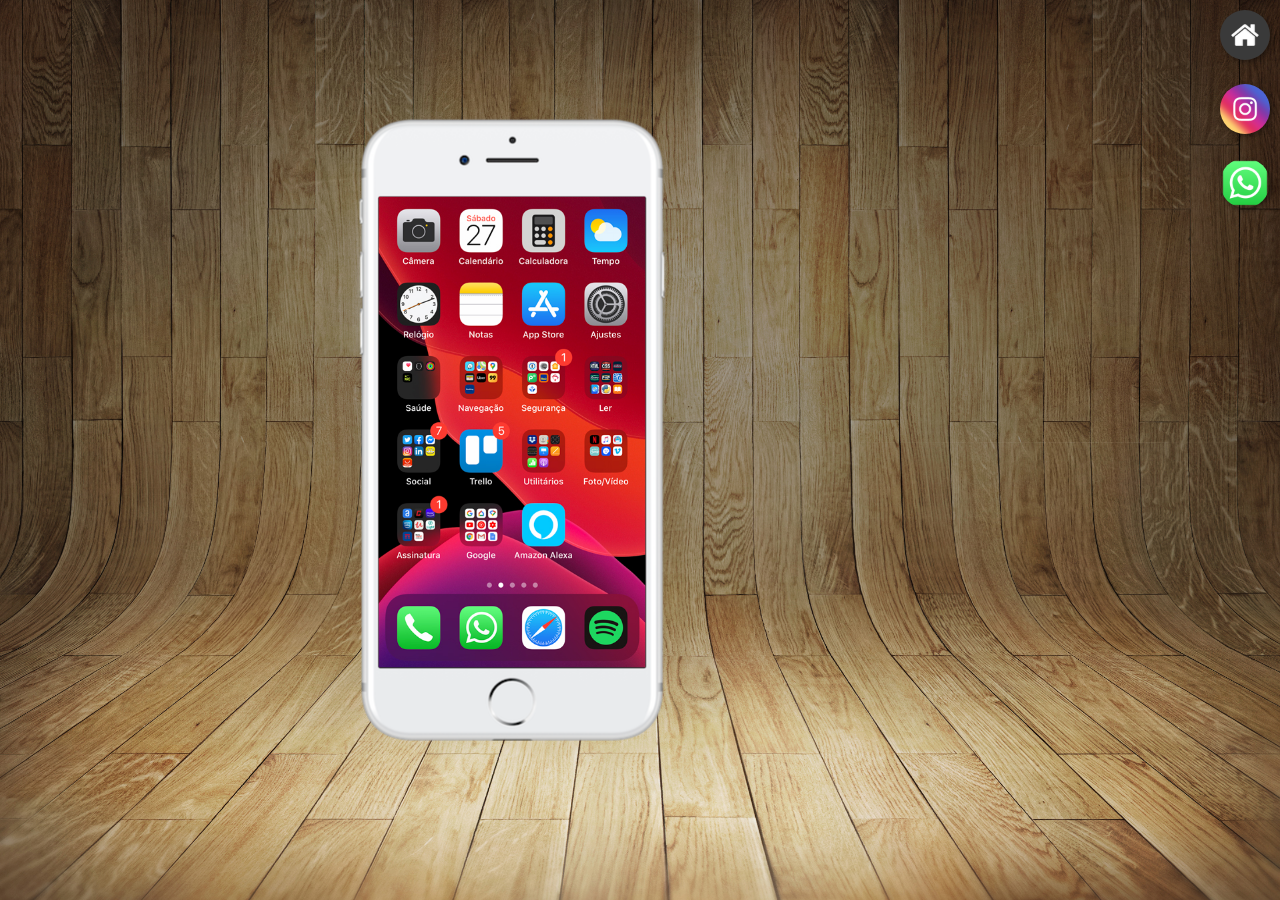
<file: index.html>
<!DOCTYPE html>
<html lang="pt-br">
<head>
    <meta charset="UTF-8">
    <meta http-equiv="X-UA-Compatible" content="IE=edge">
    <meta name="viewport" content="width=device-width, initial-scale=1.0">
    <title>Projeto Redes Sociais</title>
    <link rel="stylesheet" href="style.css">
</head>
<body>
    <main>
        <section id="telefone">
            <iframe src="home.html" name="tela" id="tela" frameborder="0"></iframe>

        </section>
        <section id="redes-sociais">
            <a href="home.html" target="tela"><img src="imagens/logo-home.jpg" alt="Home"></a>
            <br>
            <a href="instagram.html" target="tela"><img src="imagens/logo-instagram.jpg" alt="Instagram"></a>
            <br>
            <a href="whatsapp.html" target="tela"><img src="imagens/logo-whatsapp.png" alt="Whatsapp"></a>
            <br>
        </section>
    </main>
    
</body>
</html>
</file>
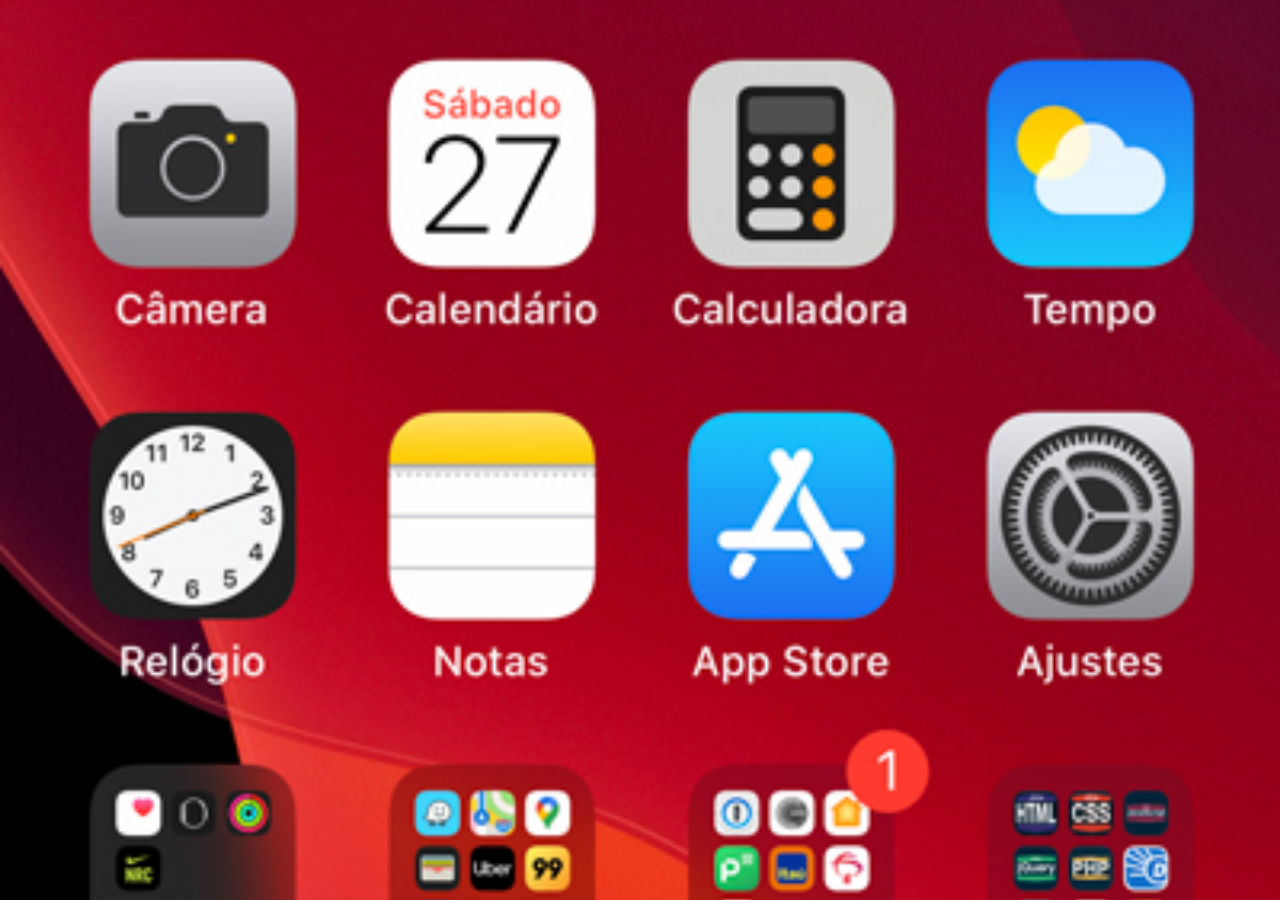
<file: home.html>
<!DOCTYPE html>
<html lang="pt-br">
<head>
    <meta charset="UTF-8">
    <meta http-equiv="X-UA-Compatible" content="IE=edge">
    <meta name="viewport" content="width=device-width, initial-scale=1.0">
    <title>Home</title>
</head>
<style>
    * {
        margin: 0px;
        padding: 0px;
    }

    body {
        width: 100vw;
        height: 100vh;
        background: url('imagens/tela-home.jpg')no-repeat top center;
        background-size: cover;
    }
</style>
<body>
    
    
</body>
</html>
</file>
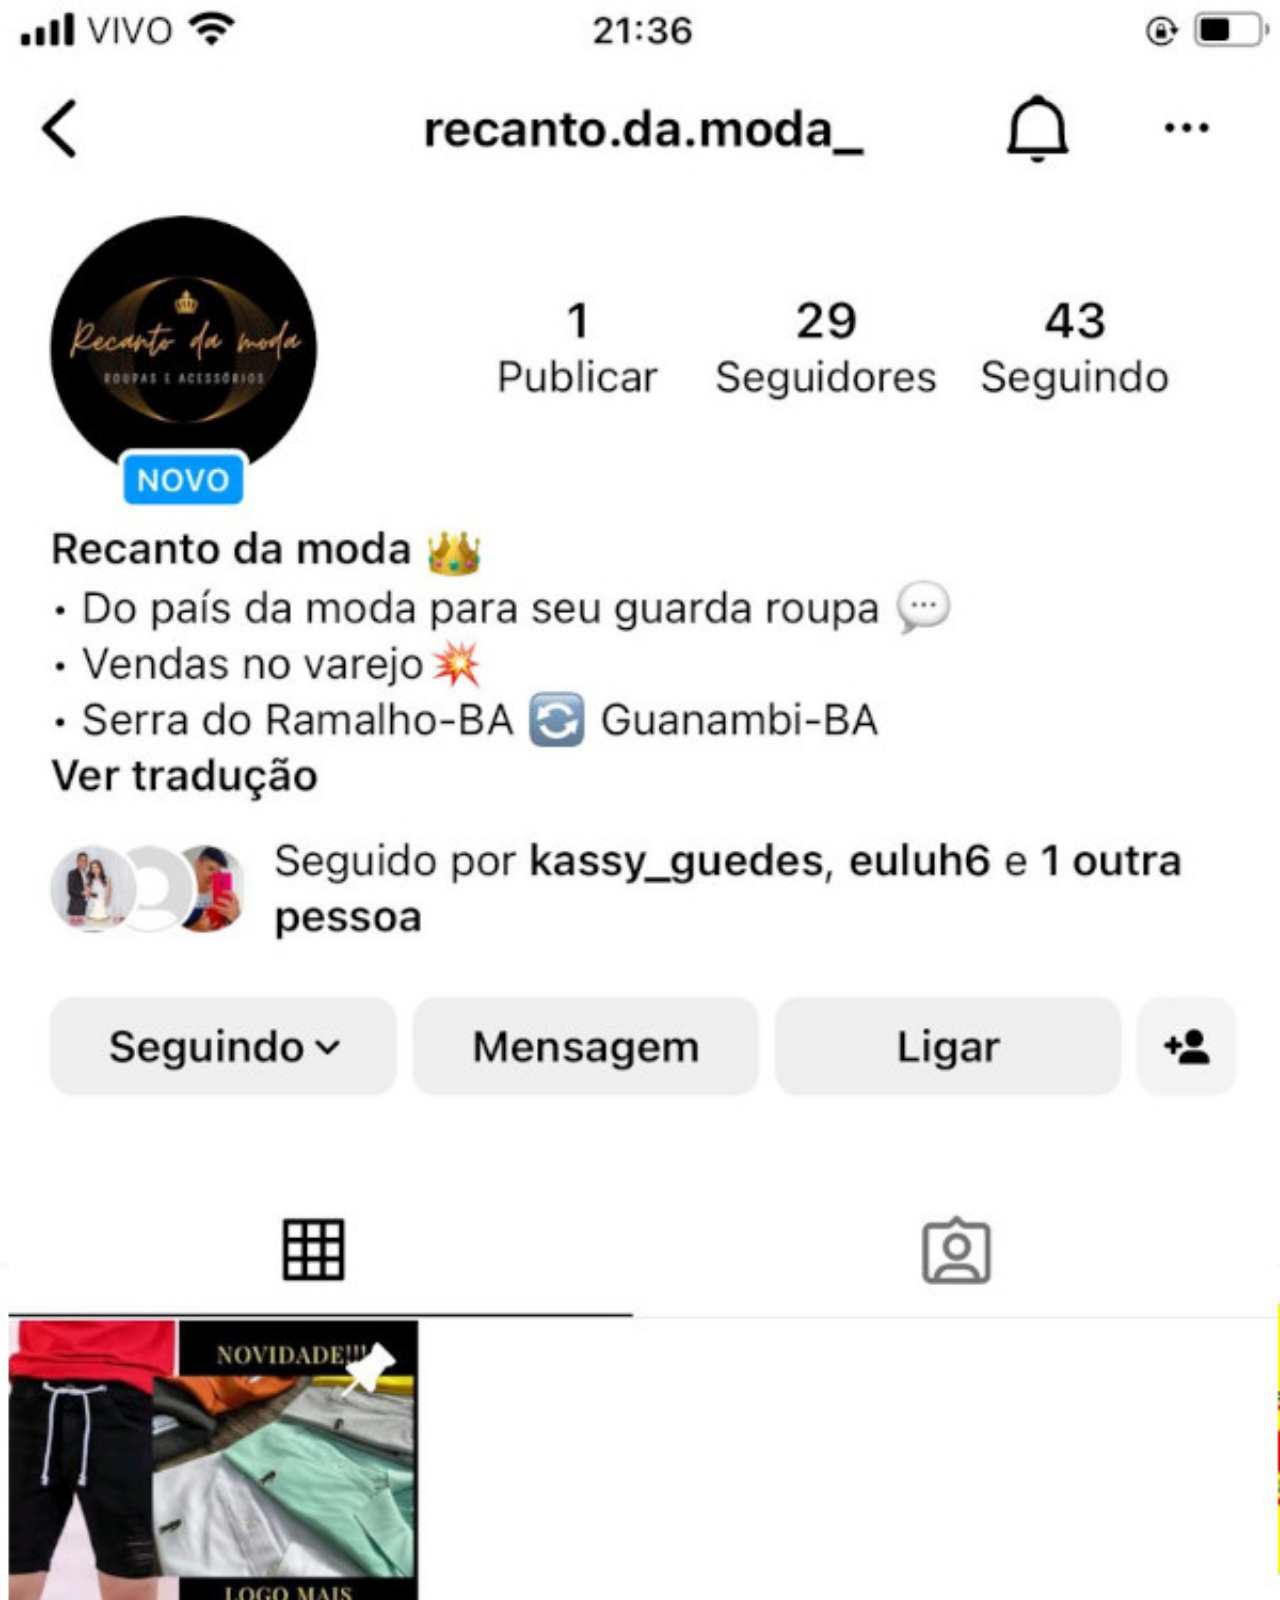
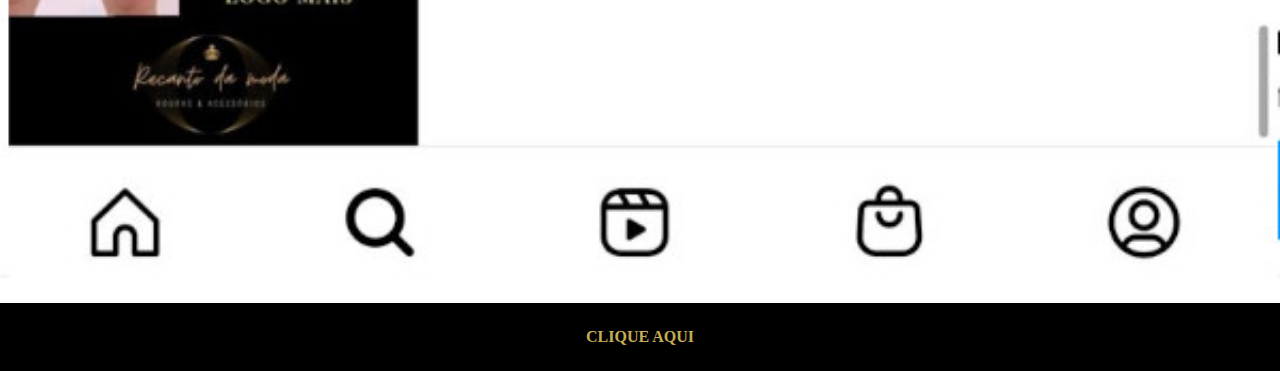
<file: instagram.html>
<!DOCTYPE html>
<html lang="pt-br">
<head>
    <meta charset="UTF-8">
    <meta http-equiv="X-UA-Compatible" content="IE=edge">
    <meta name="viewport" content="width=device-width, initial-scale=1.0">
    <title>Instagram</title>
    <style>
        * {
            margin: 0px;
            padding: 0px;
        }
        
        img {
          width: 100vw;
        }

        a {
        
            display: block;
            background-color: black;
            color: rgb(198, 173, 84);
            text-align: center;
            text-decoration: none;
            font-weight: bolder;
            padding: 25px;
        }

    </style>
</head>
<body>
    <img src="imagens/tela-instagram.jpg" alt="Instagram">
    <a href="https://instagram.com/recanto.da.moda_?igshid=MTAOZTI1NzA=" target="_blank">CLIQUE AQUI</a>
    
</body>
</html>
</file>
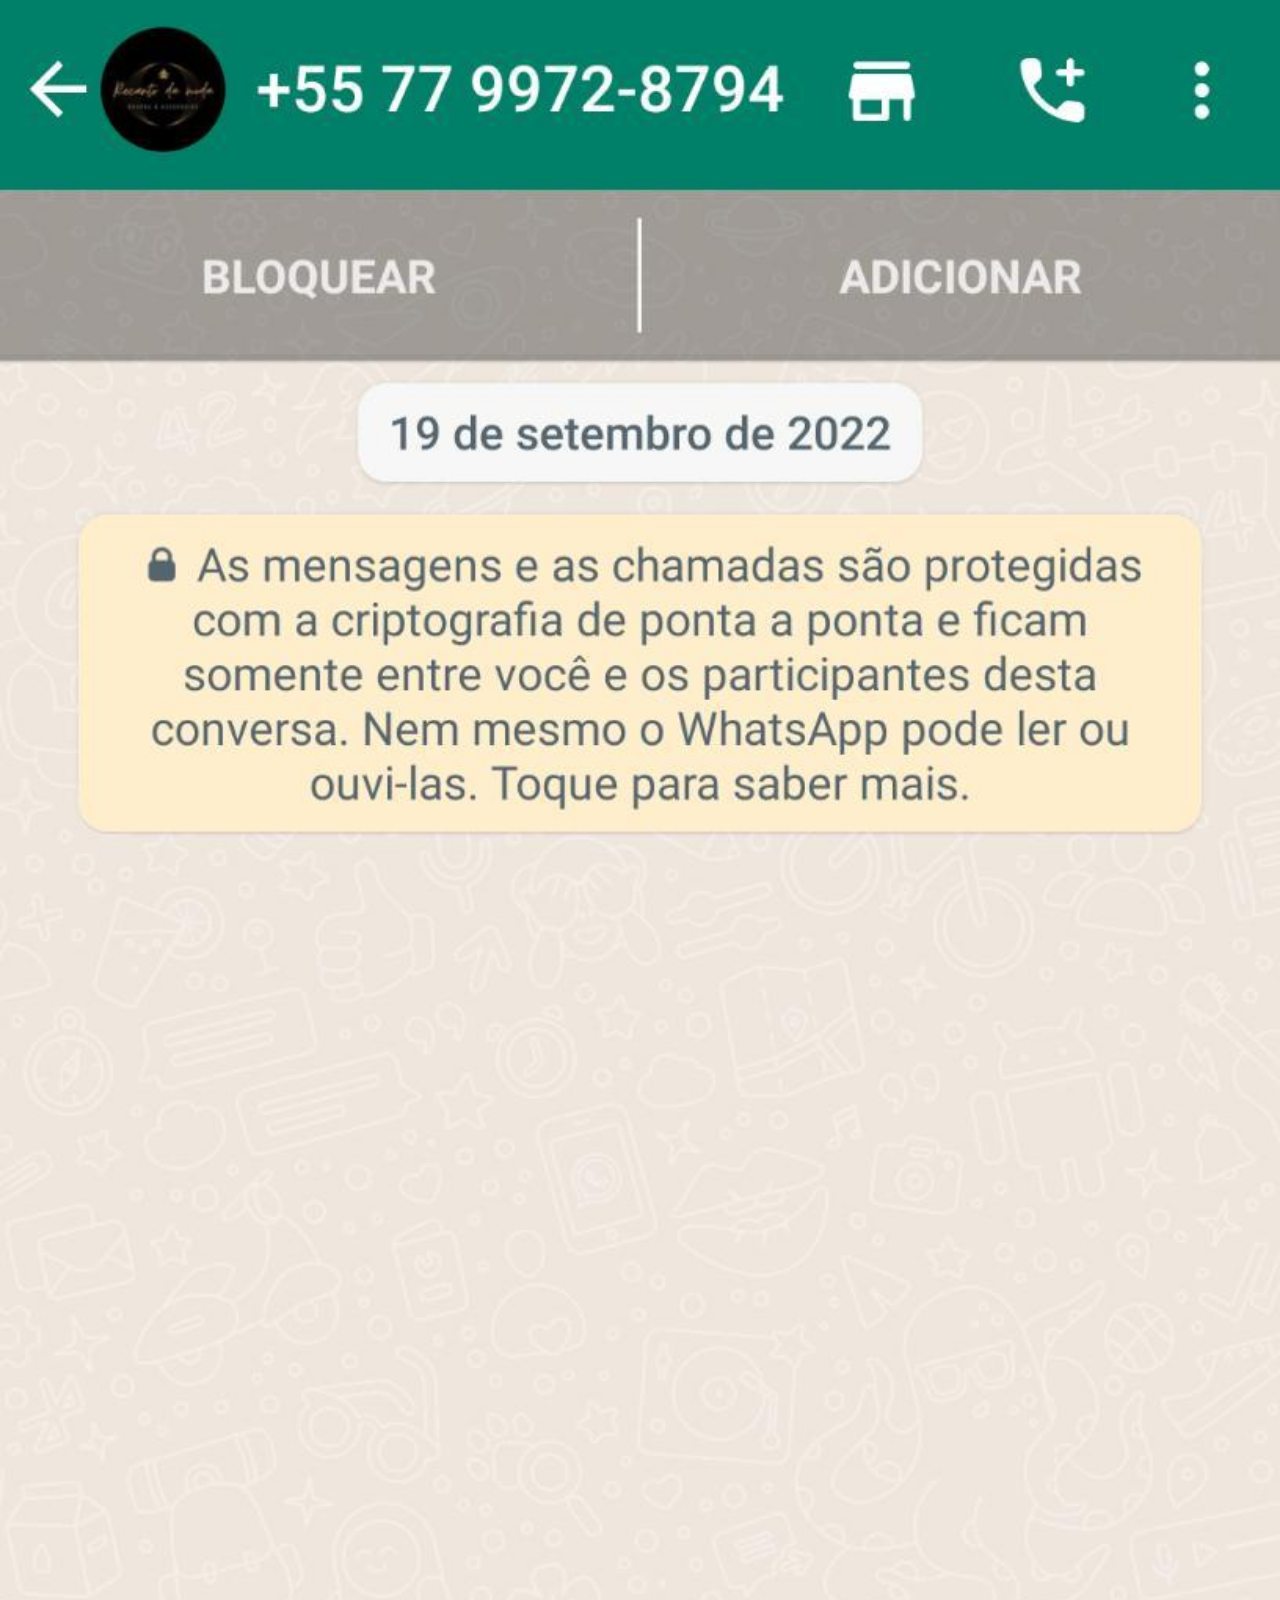
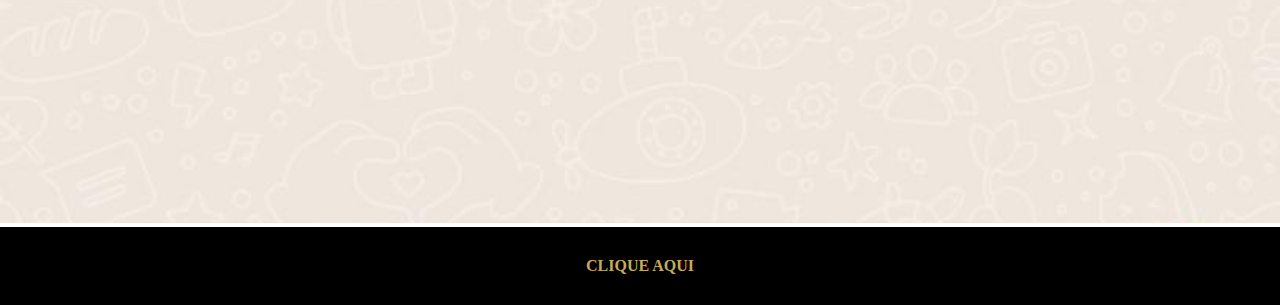
<file: whatsapp.html>
<!DOCTYPE html>
<html lang="pt-br">
<head>
    <meta charset="UTF-8">
    <meta http-equiv="X-UA-Compatible" content="IE=edge">
    <meta name="viewport" content="width=device-width, initial-scale=1.0">
    <title>Whatsapp</title>
    <style>
        * {
            margin: 0px;
            padding: 0px;
        }
        
        img {
          width: 100vw;
        }

        a {
        
            display: block;
            background-color: black;
            color: rgb(198, 173, 84);
            text-align: center;
            text-decoration: none;
            font-weight: bolder;
            padding: 30px;
        }

    </style>
</head>
<body>
    <img src="imagens/WhatsApp Image 2022-10-04 at 22.04.29.jpeg" alt="Whatsapp">
    <a href="https://wa.me/message/PWWTJGEB7IXRP1" target="_blank">CLIQUE AQUI</a>
    
</body>
</html>
</file>
<file: style.css>
@charset "UTF-8";

* {
    margin: 0px;
    padding: 0px;
    font-family: Arial, Helvetica, sans-serif;
}

html, body {
    height: 100vh;
    width: 100vw;
}

body {
    background: url('imagens/fundo-madeira.jpg') no-repeat top center;
    background-size: cover;
    background-attachment: fixed;
}

main {
    position: relative;
    height: 90vh;
}

section#telefone {
    position: absolute;
    top: 50%;
    left: 40%;
    transform: translate(-50%,-46%);
    height: 627px;
    width: 311px;
    background: url('imagens/frame-iphone.png') no-repeat;

}

iframe#tela {
    position: relative;
    top: 80px;
    left: 22px;
    width: 267px;
    height: 471px;
}
section#redes-sociais {
    text-align: right;
}

section#redes-sociais img {
    width: 50px;
    margin: 10px;
    border-radius: 50%;
    box-shadow: 2px 2px 5px rgb(0, 0, 0, 0.400);
    box-sizing: border-box;
}

section#redes-sociais img:hover {
    border: 3px solid rgba(255, 255, 255, 0.637);
    transform: translate(-3px, -3px);
    box-shadow: 5px 5px 10px rgba(0, 0, 0, 0.623);
}
</file>
